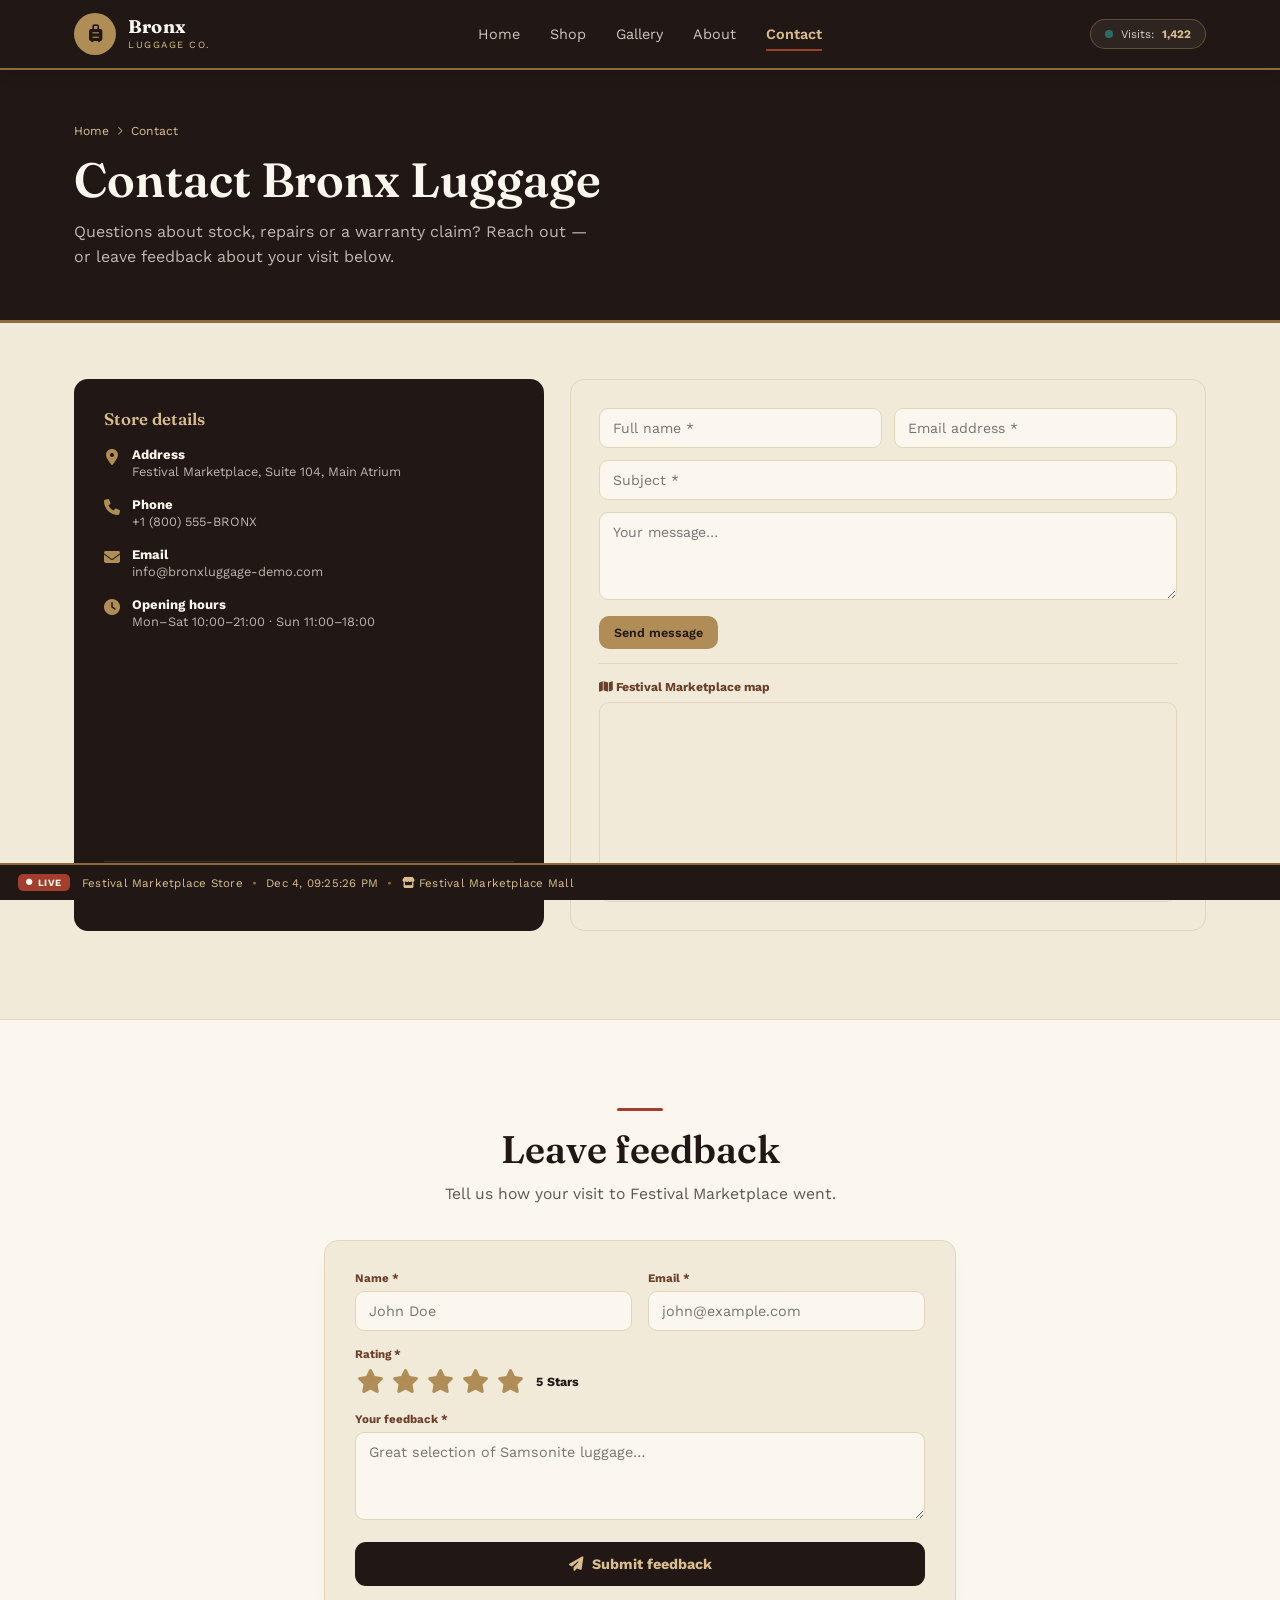
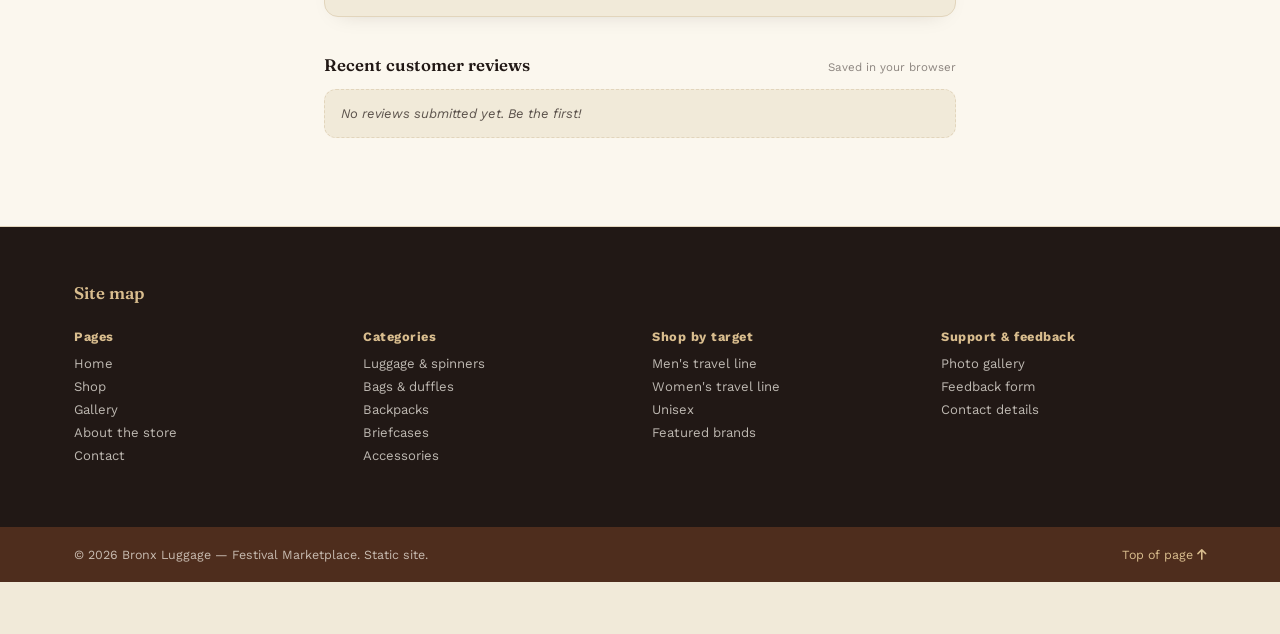
<file: contact.html>
<!DOCTYPE html>
<html lang="en">
<head>
<meta charset="UTF-8">
<meta name="viewport" content="width=device-width, initial-scale=1.0">
<title>Contact & Feedback — Bronx Luggage</title>
<meta name="description" content="Contact Bronx Luggage at Festival Marketplace, find our opening hours and leave feedback about your visit.">
<link rel="icon" href="data:image/svg+xml,%3Csvg xmlns='http://www.w3.org/2000/svg' viewBox='0 0 100 100'%3E%3Ctext y='.9em' font-size='90'%3E%F0%9F%A7%B3%3C/text%3E%3C/svg%3E">

<link rel="preconnect" href="https://fonts.googleapis.com">
<link rel="preconnect" href="https://fonts.gstatic.com" crossorigin>
<link href="https://fonts.googleapis.com/css2?family=Fraunces:opsz,wght@9..144,400;9..144,500;9..144,600;9..144,700&family=Work+Sans:wght@400;500;600;700&display=swap" rel="stylesheet">
<link rel="stylesheet" href="https://cdnjs.cloudflare.com/ajax/libs/font-awesome/6.4.0/css/all.min.css">
<link rel="stylesheet" href="css/style.css">
<script src="js/script.js"></script>
</head>
<body data-page="contact">
<a class="skip-link" href="#main">Skip to content</a>

<!-- HEADER -->
<header class="site-header">
  <div class="wrap nav-row">
    <a href="index.html" class="brand" aria-label="Bronx Luggage home">
      <span class="brand-mark"><i class="fa-solid fa-suitcase-rolling"></i></span>
      <span>
        <span class="brand-name">Bronx</span>
        <span class="brand-sub">LUGGAGE CO.</span>
      </span>
    </a>

    <nav class="primary" aria-label="Main navigation">
      <a href="index.html" class="nav-item">Home</a>
      <a href="shop.html" class="nav-item">Shop</a>
      <a href="gallery.html" class="nav-item">Gallery</a>
      <a href="about.html" class="nav-item">About</a>
      <a href="contact.html" class="nav-item is-active" aria-current="page">Contact</a>
    </nav>

    <div class="nav-right">
      <div class="visits-pill">
        <span class="dot-ping"></span>
        <span>Visits:</span>
        <strong data-visitor-count>1,420</strong>
      </div>
      <button type="button" class="menu-toggle" id="mobile-toggle-btn" aria-label="Toggle navigation" aria-expanded="false" aria-controls="mobile-menu"><i class="fa-solid fa-bars" id="menu-icon"></i></button>
    </div>
  </div>

  <div class="mobile-menu" id="mobile-menu">
    <a href="index.html" class="">Home</a>
    <a href="shop.html" class="">Shop</a>
    <a href="gallery.html" class="">Gallery</a>
    <a href="about.html" class="">About</a>
    <a href="contact.html" class=" is-active" aria-current="page">Contact</a>
    <div class="mobile-visits">
      <span>Simulated visitor count</span>
      <strong data-visitor-count>1,420</strong>
    </div>
  </div>
</header>

<main id="main">

  <section class="page-hero">
    <div class="wrap">
      <nav class="breadcrumb" aria-label="Breadcrumb">
        <a href="index.html">Home</a> <i class="fa-solid fa-chevron-right"></i> <span>Contact</span>
      </nav>
      <h1>Contact Bronx Luggage</h1>
      <p>Questions about stock, repairs or a warranty claim? Reach out — or leave feedback about your visit below.</p>
    </div>
  </section>

  <section id="contact" class="section" style="padding-top:56px;">
    <div class="wrap">
      <div class="contact-grid">
        <div class="contact-info">
          <div>
            <h3>Store details</h3>
            <div class="info-row"><i class="fa-solid fa-location-dot"></i><div><p>Address</p><p>Festival Marketplace, Suite 104, Main Atrium</p></div></div>
            <div class="info-row"><i class="fa-solid fa-phone"></i><div><p>Phone</p><p>+1 (800) 555-BRONX</p></div></div>
            <div class="info-row"><i class="fa-solid fa-envelope"></i><div><p>Email</p><p>info@bronxluggage-demo.com</p></div></div>
            <div class="info-row"><i class="fa-solid fa-clock"></i><div><p>Opening hours</p><p>Mon–Sat 10:00–21:00 · Sun 11:00–18:00</p></div></div>
          </div>
          <div class="social-row">
            <a href="#" aria-label="Facebook"><i class="fa-brands fa-facebook"></i></a>
            <a href="#" aria-label="Instagram"><i class="fa-brands fa-instagram"></i></a>
            <a href="#" aria-label="X (Twitter)"><i class="fa-brands fa-x-twitter"></i></a>
          </div>
        </div>

        <div class="contact-form-card">
          <form id="contact-form">
            <div class="contact-grid-2">
              <input type="text" required placeholder="Full name *" aria-label="Full name">
              <input type="email" required placeholder="Email address *" aria-label="Email address">
            </div>
            <input type="text" required placeholder="Subject *" aria-label="Subject">
            <textarea rows="4" required placeholder="Your message…" aria-label="Your message"></textarea>
            <button type="submit" class="btn btn-brass btn-sm">Send message</button>
          </form>

          <div class="map-box">
            <p><i class="fa-solid fa-map"></i> Festival Marketplace map</p>
            <div class="map-frame">
              <iframe title="Store map location" src="https://maps.google.com/maps?q=Festival%20Marketplace&amp;t=&amp;z=13&amp;ie=UTF8&amp;iwloc=&amp;output=embed" loading="lazy" referrerpolicy="no-referrer-when-downgrade"></iframe>
            </div>
          </div>
        </div>
      </div>
    </div>
  </section>

  <section id="feedback" class="section section-white">
    <div class="wrap feedback-shell">
      <div class="section-head" style="margin:0 auto 34px; text-align:center;" data-reveal>
        <div class="rule" style="margin-left:auto; margin-right:auto;"></div>
        <h2>Leave feedback</h2>
        <p>Tell us how your visit to Festival Marketplace went.</p>
      </div>

      <form id="feedback-form" class="form-card">
        <div class="form-row">
          <div>
            <label for="feedback-name">Name *</label>
            <input type="text" id="feedback-name" required placeholder="John Doe" maxlength="60">
          </div>
          <div>
            <label for="feedback-email">Email *</label>
            <input type="email" id="feedback-email" required placeholder="john@example.com">
          </div>
        </div>

        <span class="field-label">Rating *</span>
        <div class="star-select" id="feedback-star-selector">
          <button type="button" class="star-btn" data-value="1" aria-label="1 star"><i class="fa-solid fa-star"></i></button>
          <button type="button" class="star-btn" data-value="2" aria-label="2 stars"><i class="fa-solid fa-star"></i></button>
          <button type="button" class="star-btn" data-value="3" aria-label="3 stars"><i class="fa-solid fa-star"></i></button>
          <button type="button" class="star-btn" data-value="4" aria-label="4 stars"><i class="fa-solid fa-star"></i></button>
          <button type="button" class="star-btn" data-value="5" aria-label="5 stars"><i class="fa-solid fa-star"></i></button>
          <span class="lbl" id="feedback-star-label">5 Stars</span>
        </div>

        <label for="feedback-msg">Your feedback *</label>
        <textarea id="feedback-msg" rows="4" required maxlength="600" placeholder="Great selection of Samsonite luggage…" style="margin-bottom:18px;"></textarea>

        <button type="submit" class="submit-btn"><i class="fa-solid fa-paper-plane"></i> Submit feedback</button>
      </form>

      <div class="reviews-head">
        <h3>Recent customer reviews</h3>
        <span>Saved in your browser</span>
      </div>
      <div id="reviews-list"></div>
    </div>
  </section>

</main>

<!-- FOOTER + SITE MAP -->
<section class="footer-sitemap" id="sitemap" aria-label="Site map">
  <div class="wrap">
    <h3>Site map</h3>
    <div class="sitemap-grid">
      <div>
        <h4>Pages</h4>
        <ul>
          <li><a href="index.html">Home</a></li>
          <li><a href="shop.html">Shop</a></li>
          <li><a href="gallery.html">Gallery</a></li>
          <li><a href="about.html">About the store</a></li>
          <li><a href="contact.html">Contact</a></li>
        </ul>
      </div>
      <div>
        <h4>Categories</h4>
        <ul>
          <li><a href="shop.html?category=Luggage">Luggage &amp; spinners</a></li>
          <li><a href="shop.html?category=Bags">Bags &amp; duffles</a></li>
          <li><a href="shop.html?category=Backpacks">Backpacks</a></li>
          <li><a href="shop.html?category=Briefcases">Briefcases</a></li>
          <li><a href="shop.html?category=Accessories">Accessories</a></li>
        </ul>
      </div>
      <div>
        <h4>Shop by target</h4>
        <ul>
          <li><a href="shop.html?gender=Men">Men's travel line</a></li>
          <li><a href="shop.html?gender=Women">Women's travel line</a></li>
          <li><a href="shop.html?gender=Unisex">Unisex</a></li>
          <li><a href="index.html#brands">Featured brands</a></li>
        </ul>
      </div>
      <div>
        <h4>Support &amp; feedback</h4>
        <ul>
          <li><a href="gallery.html">Photo gallery</a></li>
          <li><a href="contact.html#feedback">Feedback form</a></li>
          <li><a href="contact.html#contact">Contact details</a></li>
        </ul>
      </div>
    </div>
  </div>
</section>

<footer class="site-footer-bar">
  <div class="wrap foot-row">
    <p>&copy; 2026 Bronx Luggage &mdash; Festival Marketplace. Static site.</p>
    <a href="#main">Top of page <i class="fa-solid fa-arrow-up"></i></a>
  </div>
</footer>

<!-- TICKER -->
<div class="ticker">
  <div class="ticker-left">
    <span class="live-chip"><i class="fa-solid fa-circle"></i> LIVE</span>
    <span class="ticker-text">
      Festival Marketplace Store<span class="sep">&bull;</span><span id="ticker-clock">Updating time…</span><span class="sep">&bull;</span><span id="ticker-geo"><i class="fa-solid fa-location-crosshairs"></i> Detecting location…</span>
    </span>
  </div>

</div>

<!-- TOAST -->
<div id="toast" class="toast hidden" role="status" aria-live="polite">
  <i class="fa-solid fa-circle-check"></i>
  <span id="toast-message">Notification message</span>
</div>

</body>
</html>
</file>
<file: css/style.css>
/* =====================================================
   Bronx Luggage — shared stylesheet (all pages)
   ===================================================== */

/* ============ TOKENS ============ */
:root{
  --ink:#211815;
  --ink-70:rgba(33,24,21,.72);
  --ink-30:rgba(33,24,21,.3);
  --leather:#6B3F2A;
  --leather-dark:#4E2D1D;
  --brass:#B08D57;
  --brass-dark:#8F6A3D;
  --brass-light:#D9BD8E;
  --paper:#F1EAD9;
  --paper-white:#FBF7EE;
  --teal:#1F4E4A;
  --teal-light:#2F6B65;
  --rust:#A23E2D;
  --line:#E2D5BC;
  --star-empty:#DDD1B8;
  --radius:14px;
  --shadow:0 14px 30px -14px rgba(33,24,21,.35);
}
*,*::before,*::after{box-sizing:border-box;}
html{scroll-behavior:smooth; scroll-padding-top:96px;}
@media (prefers-reduced-motion:reduce){
  html{scroll-behavior:auto;}
  *,*::before,*::after{animation-duration:.001ms !important; animation-iteration-count:1 !important; transition-duration:.001ms !important;}
  .js [data-reveal]{opacity:1; transform:none;}
}
body{
  margin:0;
  font-family:'Work Sans',system-ui,-apple-system,'Segoe UI',Arial,sans-serif;
  background:var(--paper);
  color:var(--ink);
  padding-bottom:52px; /* room for fixed ticker */
  -webkit-font-smoothing:antialiased;
}
body.no-scroll{overflow:hidden;}
h1,h2,h3,h4{font-family:'Fraunces',Georgia,serif; margin:0; color:var(--ink); font-weight:600;}
p{margin:0;}
a{color:inherit; text-decoration:none;}
img{max-width:100%; display:block;}
button{font-family:inherit; cursor:pointer;}
ul{margin:0; padding:0;}
.hidden{display:none !important;}
.wrap{max-width:1180px; margin:0 auto; padding:0 24px;}
::selection{background:var(--brass); color:var(--ink);}
::-webkit-scrollbar{width:9px;}
::-webkit-scrollbar-track{background:var(--paper);}
::-webkit-scrollbar-thumb{background:var(--leather); border-radius:6px;}
a:focus-visible,button:focus-visible,input:focus-visible,select:focus-visible,textarea:focus-visible{
  outline:2px solid var(--brass); outline-offset:2px;
}
.skip-link{position:absolute; left:-9999px; top:8px; background:var(--brass); color:var(--ink); padding:8px 14px; border-radius:8px; z-index:5000; font-weight:600; font-size:.85rem;}
.skip-link:focus{left:12px;}

/* ============ SECTION RHYTHM ============ */
.section{padding:88px 0;}
.section-dark{background:var(--ink); color:var(--paper-white);}
.section-dark h2,.section-dark h3,.section-dark h4{color:var(--paper-white);}
.section-white{background:var(--paper-white); border-top:1px solid var(--line); border-bottom:1px solid var(--line);}
.section-head{max-width:560px; margin-bottom:44px;}
.section-head h2{font-size:clamp(1.7rem,3vw,2.4rem); line-height:1.15;}
.section-head p{color:var(--ink-70); margin-top:10px; font-size:.98rem; line-height:1.6;}
.section-dark .section-head p{color:rgba(251,247,238,.68);}
.head-row{display:flex; flex-wrap:wrap; justify-content:space-between; align-items:flex-end; gap:16px; margin-bottom:44px;}
.head-row .section-head{margin-bottom:0;}
.text-link{font-size:.86rem; font-weight:700; color:var(--rust); display:inline-flex; align-items:center; gap:8px;}
.text-link:hover{color:var(--leather-dark);}
.rule{width:46px; height:3px; background:var(--rust); border-radius:2px; margin-bottom:16px;}

/* reveal-on-scroll (only active when JS is running) */
.js [data-reveal]{opacity:0; transform:translateY(16px); transition:opacity .6s ease, transform .6s ease;}
.js [data-reveal].is-visible{opacity:1; transform:translateY(0);}

/* ============ BUTTONS ============ */
.btn{
  display:inline-flex; align-items:center; gap:9px;
  padding:13px 24px; border-radius:999px; font-weight:600; font-size:.9rem;
  border:1px solid transparent; transition:transform .18s ease, background .18s ease, box-shadow .18s ease;
}
.btn-brass{background:var(--brass); color:var(--ink);}
.btn-brass:hover{background:var(--brass-dark); transform:translateY(-2px); box-shadow:0 10px 20px -10px rgba(176,141,87,.6);}
.btn-outline{background:transparent; border-color:rgba(251,247,238,.35); color:var(--paper-white);}
.btn-outline:hover{background:rgba(251,247,238,.1); transform:translateY(-2px);}
.btn-ink{background:var(--ink); color:var(--brass-light);}
.btn-ink:hover{background:var(--leather-dark); transform:translateY(-2px);}
.btn-sm{padding:8px 14px; font-size:.78rem; border-radius:10px;}
button.btn{border:1px solid transparent;}

/* ============ HEADER ============ */
header.site-header{position:sticky; top:0; z-index:50; background:var(--ink); border-bottom:2px solid var(--brass-dark); box-shadow:0 2px 14px rgba(0,0,0,.15);}
.nav-row{display:flex; align-items:center; justify-content:space-between; height:68px;}
.brand{display:flex; align-items:center; gap:12px;}
.brand-mark{width:42px; height:42px; border-radius:50%; background:var(--brass); color:var(--ink); display:flex; align-items:center; justify-content:center; font-size:1.1rem; flex:none;}
.brand-name{font-family:'Fraunces',Georgia,serif; font-weight:700; font-size:1.15rem; color:var(--paper-white); letter-spacing:.2px; line-height:1; display:block;}
.brand-sub{display:block; font-size:.6rem; letter-spacing:.16em; color:var(--brass-light); margin-top:3px;}
nav.primary{display:none;}
@media(min-width:900px){nav.primary{display:flex; gap:30px; font-size:.9rem;}}
.nav-item{position:relative; color:rgba(251,247,238,.78); padding:6px 0;}
.nav-item::after{content:'';position:absolute; left:0; bottom:-3px; height:2px; width:0; background:var(--rust); transition:width .22s ease;}
.nav-item:hover{color:var(--paper-white);}
.nav-item:hover::after,.nav-item.is-active::after{width:100%;}
.nav-item.is-active{color:var(--brass-light); font-weight:600;}
.nav-right{display:flex; align-items:center; gap:14px;}
.visits-pill{display:none; align-items:center; gap:8px; background:rgba(251,247,238,.06); border:1px solid rgba(176,141,87,.4); padding:7px 14px; border-radius:999px; font-size:.72rem; color:rgba(251,247,238,.8);}
@media(min-width:640px){.visits-pill{display:flex;}}
.visits-pill strong{color:var(--brass-light);}
.dot-ping{position:relative; width:8px; height:8px; display:inline-block;}
.dot-ping::before{content:'';position:absolute; inset:0; border-radius:50%; background:var(--teal-light); animation:ping 1.8s cubic-bezier(0,0,.2,1) infinite;}
.dot-ping::after{content:'';position:absolute; inset:2px; border-radius:50%; background:var(--teal-light);}
@keyframes ping{75%,100%{transform:scale(2.4); opacity:0;}}
.menu-toggle{display:flex; background:none; border:none; color:var(--paper-white); font-size:1.4rem; padding:6px;}
@media(min-width:900px){.menu-toggle{display:none;}}
.mobile-menu{display:none; background:var(--leather-dark); border-top:1px solid rgba(176,141,87,.3);}
.mobile-menu.open{display:block;}
@media(min-width:900px){.mobile-menu.open{display:none;}}
.mobile-menu a{display:block; padding:13px 24px; color:var(--paper-white); font-size:.92rem; border-bottom:1px solid rgba(255,255,255,.06);}
.mobile-menu a:hover{background:rgba(0,0,0,.15); color:var(--brass-light);}
.mobile-menu a.is-active{color:var(--brass-light); font-weight:600; background:rgba(0,0,0,.18);}
.mobile-visits{display:flex; justify-content:space-between; padding:12px 24px; font-size:.75rem; color:rgba(251,247,238,.65);}
.mobile-visits strong{color:var(--brass-light);}

/* ============ PAGE HERO (inner pages) ============ */
.page-hero{background:var(--ink); color:var(--paper-white); padding:54px 0 50px; border-bottom:3px solid var(--brass-dark);}
.page-hero h1{color:var(--paper-white); font-size:clamp(2rem,4.5vw,3rem); line-height:1.1;}
.page-hero p{margin-top:12px; color:rgba(251,247,238,.72); font-size:1rem; line-height:1.6; max-width:52ch;}
.breadcrumb{display:flex; flex-wrap:wrap; align-items:center; gap:8px; font-size:.76rem; color:var(--brass-light); margin-bottom:16px;}
.breadcrumb a:hover{color:var(--paper-white);}
.breadcrumb i{font-size:.55rem; opacity:.7;}

/* ============ HOME HERO ============ */
.hero{background:linear-gradient(180deg, var(--paper-white), var(--paper)); padding:50px 0 60px; overflow:hidden;}
.hero-grid{display:grid; grid-template-columns:1fr; gap:52px; align-items:center;}
@media(min-width:960px){.hero-grid{grid-template-columns:1.1fr .9fr;}}
.hero h1{font-size:clamp(2.3rem,5vw,3.4rem); line-height:1.08; letter-spacing:-.5px;}
.hero h1 em{font-style:normal; color:var(--rust);}
.hero p.lede{margin-top:18px; font-size:1.05rem; line-height:1.6; color:var(--ink-70); max-width:46ch;}
.hero-ctas{display:flex; flex-wrap:wrap; gap:14px; margin-top:30px;}
.quicklinks{display:grid; grid-template-columns:repeat(2,1fr); gap:12px; margin-top:44px; max-width:480px;}
@media(min-width:560px){.quicklinks{grid-template-columns:repeat(4,1fr); max-width:none;}}
.quicklink{display:block; background:var(--paper-white); border:1px solid var(--line); border-radius:12px; padding:14px 12px; text-align:left; transition:border-color .18s ease, transform .18s ease;}
.quicklink:hover{border-color:var(--brass); transform:translateY(-3px);}
.quicklink i{color:var(--rust); font-size:1.15rem;}
.quicklink h4{font-size:.85rem; margin-top:9px; font-family:'Work Sans',system-ui,sans-serif; font-weight:600;}
.quicklink span{font-size:.72rem; color:var(--ink-70); display:block; margin-top:2px;}

/* luggage tag illustration */
.tag-stage{position:relative; display:flex; justify-content:center; align-items:center; min-height:300px;}
.tag-string{position:absolute; top:-18px; left:50%; width:2px; height:70px; background:var(--brass-dark);}
.tag{
  width:270px; padding:30px 26px 26px 46px;
  background:var(--paper-white); border:1.5px solid var(--brass-dark);
  border-radius:6px; position:relative; transform:rotate(-6deg);
  box-shadow:var(--shadow); animation:swing 6s ease-in-out infinite;
  clip-path:polygon(9% 0,100% 0,100% 100%,9% 100%,0 50%);
  transform-origin:top center;
}
@keyframes swing{0%,100%{transform:rotate(-6deg);}50%{transform:rotate(-2deg);}}
.tag-hole{position:absolute; left:24px; top:50%; transform:translateY(-50%); width:14px; height:14px; border-radius:50%; background:var(--paper); border:2px solid var(--brass-dark);}
.tag-eyebrow{font-size:.62rem; letter-spacing:.14em; color:var(--rust); font-weight:600; display:block;}
.tag h3{font-size:1.5rem; margin-top:6px; line-height:1;}
.tag .tag-line2{font-size:.72rem; color:var(--ink-70); margin-top:5px; display:block;}
.tag-stamp{margin-top:16px; display:inline-flex; align-items:center; gap:6px; border:1.5px dashed var(--rust); color:var(--rust); border-radius:999px; padding:5px 10px; font-size:.62rem; font-weight:600; letter-spacing:.05em;}

/* ============ FILTER PANEL ============ */
.filter-card{background:var(--paper-white); border:1px solid var(--line); border-radius:var(--radius); padding:26px; margin-bottom:22px; box-shadow:0 8px 22px -16px rgba(33,24,21,.25);}
.filter-grid{display:grid; grid-template-columns:1fr; gap:18px;}
@media(min-width:680px){.filter-grid{grid-template-columns:repeat(2,1fr);}}
@media(min-width:1000px){.filter-grid{grid-template-columns:repeat(4,1fr);}}
.field label{display:block; font-size:.72rem; font-weight:600; color:var(--ink-70); margin-bottom:7px;}
.field .input-wrap{position:relative;}
.field input[type="text"],.field select{
  width:100%; padding:10px 12px; border:1px solid var(--line); border-radius:9px;
  background-color:var(--paper); font-size:.88rem; color:var(--ink); font-family:inherit;
  appearance:none; -webkit-appearance:none;
}
.field input[type="text"]{padding-left:34px;}
.field .input-wrap i{position:absolute; left:11px; top:50%; transform:translateY(-50%); color:var(--ink-30); font-size:.85rem; pointer-events:none;}
.field select{background-image:url("data:image/svg+xml;utf8,<svg xmlns='http://www.w3.org/2000/svg' width='12' height='8'><path d='M1 1l5 5 5-5' stroke='%236B3F2A' stroke-width='1.6' fill='none'/></svg>"); background-repeat:no-repeat; background-position:right 12px center; padding-right:34px;}
.field input:focus,.field select:focus{border-color:var(--brass);}
.price-head{display:flex; justify-content:space-between; align-items:center; margin-bottom:7px;}
.price-head label{margin:0 !important;}
.price-head span{font-weight:700; color:var(--rust); font-size:.82rem;}
input[type="range"]{-webkit-appearance:none; appearance:none; width:100%; height:4px; border-radius:2px; background:var(--line); margin-top:12px; padding:0;}
input[type="range"]::-webkit-slider-thumb{-webkit-appearance:none; width:17px; height:17px; border-radius:50%; background:var(--brass); border:2px solid var(--paper-white); box-shadow:0 0 0 1px var(--brass-dark); cursor:pointer;}
input[type="range"]::-moz-range-thumb{width:17px; height:17px; border-radius:50%; background:var(--brass); border:2px solid var(--paper-white); box-shadow:0 0 0 1px var(--brass-dark); cursor:pointer;}

.filter-bottom{display:flex; flex-wrap:wrap; justify-content:space-between; align-items:center; gap:14px; padding-top:20px; margin-top:20px; border-top:1px solid var(--line);}
.gender-group{display:flex; flex-wrap:wrap; gap:8px; align-items:center;}
.gender-group .group-label{font-size:.72rem; font-weight:600; color:var(--ink-70); margin-right:4px;}
.gender-tab{padding:6px 15px; font-size:.76rem; font-weight:600; border-radius:999px; border:1px solid var(--line); background:transparent; color:var(--ink-70); transition:.18s ease;}
.gender-tab.is-active{background:var(--ink); color:var(--brass-light); border-color:var(--ink);}
.gender-tab:not(.is-active):hover{border-color:var(--brass);}
.reset-link{font-size:.78rem; color:var(--ink-70); font-weight:600; background:none; border:none; padding:4px;}
.reset-link:hover{color:var(--rust);}
.result-count{font-size:.8rem; color:var(--ink-70); margin-bottom:20px; font-weight:500;}

/* ============ PRODUCT GRID ============ */
.product-grid{display:grid; grid-template-columns:1fr; gap:24px;}
@media(min-width:640px){.product-grid{grid-template-columns:repeat(2,1fr);}}
@media(min-width:980px){.product-grid{grid-template-columns:repeat(3,1fr);}}
@media(min-width:1240px){.product-grid{grid-template-columns:repeat(4,1fr);}}
.card{background:var(--paper-white); border:1px solid var(--line); border-radius:var(--radius); overflow:hidden; display:flex; flex-direction:column; transition:transform .2s ease, box-shadow .2s ease;}
.card:hover{transform:translateY(-5px); box-shadow:0 18px 32px -18px rgba(33,24,21,.35);}
.card-media{position:relative; height:190px; background:var(--paper); overflow:hidden;}
.card-media img{width:100%; height:100%; object-fit:cover;}
.stamp-badge{position:absolute; top:10px; left:10px; background:var(--paper-white); border:1.5px dashed var(--rust); color:var(--rust); font-size:.6rem; font-weight:700; letter-spacing:.03em; padding:4px 8px; border-radius:999px; transform:rotate(-6deg);}
.card-body{padding:16px 16px 6px; flex:1;}
.card-top{display:flex; justify-content:space-between; gap:8px; font-size:.68rem; margin-bottom:5px;}
.card-brand{color:var(--rust); font-weight:700;}
.card-cat{color:var(--ink-70); opacity:.7;}
.card h3{font-size:.98rem; font-family:'Work Sans',system-ui,sans-serif; font-weight:600; line-height:1.3;}
.card .specs{font-size:.78rem; color:var(--ink-70); margin-top:6px; line-height:1.45; display:-webkit-box; -webkit-line-clamp:2; line-clamp:2; -webkit-box-orient:vertical; overflow:hidden;}
.stars{color:var(--brass); font-size:.78rem; display:flex; gap:2px; align-items:center;}
.stars i.is-empty{color:var(--star-empty);}
.stars span{color:var(--ink-70); font-size:.68rem; margin-left:4px; font-weight:600;}
.rating-row{margin-top:12px;}
.card-foot{display:flex; align-items:center; justify-content:space-between; padding:12px 16px 16px; border-top:1px solid var(--line); margin-top:10px;}
.price{font-family:'Fraunces',Georgia,serif; font-weight:700; font-size:1.15rem; color:var(--ink);}
.qv-btn{display:inline-block; background:var(--paper); border:1px solid var(--line); color:var(--ink); font-weight:600; font-size:.74rem; padding:7px 13px; border-radius:9px; transition:.18s ease;}
.qv-btn:hover{background:var(--ink); color:var(--brass-light); border-color:var(--ink);}
.no-results{text-align:center; padding:60px 20px; background:var(--paper-white); border:1.5px dashed var(--line); border-radius:var(--radius);}
.no-results i{font-size:2.2rem; color:var(--ink-30); margin-bottom:12px;}
.no-results p{font-size:.82rem; color:var(--ink-70); margin-top:6px;}

/* ============ MEN / WOMEN ============ */
.mw-grid{display:grid; grid-template-columns:1fr; gap:26px;}
@media(min-width:820px){.mw-grid{grid-template-columns:1fr 1fr;}}
.mw-card{position:relative; height:300px; border-radius:var(--radius); overflow:hidden; display:flex; align-items:flex-end; padding:28px; background:var(--ink);}
.mw-card img{position:absolute; inset:0; width:100%; height:100%; object-fit:cover; opacity:.42; transition:transform .5s ease;}
.mw-card:hover img{transform:scale(1.06);}
.mw-card::after{content:'';position:absolute; inset:0; background:linear-gradient(0deg, rgba(33,24,21,.85), rgba(33,24,21,.15));}
.mw-content{position:relative; z-index:2; color:var(--paper-white);}
.mw-tag{display:inline-block; font-size:.63rem; font-weight:700; letter-spacing:.06em; padding:5px 11px; border-radius:6px; margin-bottom:10px;}
.mw-tag.men{background:var(--brass); color:var(--ink);}
.mw-tag.women{background:var(--teal-light); color:var(--paper-white);}
.mw-content h3{font-size:1.6rem; color:var(--paper-white);}
.mw-content p{font-size:.82rem; color:rgba(251,247,238,.8); margin-top:7px; max-width:34ch;}
.mw-link{margin-top:14px; display:inline-flex; align-items:center; gap:8px; font-size:.8rem; font-weight:700; color:var(--brass-light);}
.mw-link:hover{color:var(--paper-white);}

/* ============ BRANDS ============ */
.brand-grid{display:grid; grid-template-columns:repeat(2,1fr); gap:14px;}
@media(min-width:700px){.brand-grid{grid-template-columns:repeat(3,1fr);}}
@media(min-width:1000px){.brand-grid{grid-template-columns:repeat(6,1fr);}}
.brand-plaque{display:block; background:var(--paper-white); border:1px solid var(--line); border-radius:12px; padding:20px 12px; text-align:center; transition:.2s ease;}
.section-white .brand-plaque{background:var(--paper);}
.brand-plaque:hover{border-color:var(--brass); transform:translateY(-3px);}
.brand-plaque i{color:var(--rust); font-size:1.3rem;}
.brand-plaque h4{font-size:.82rem; margin-top:9px; font-family:'Work Sans',system-ui,sans-serif; font-weight:700;}
.brand-plaque p{font-size:.68rem; color:var(--ink-70); margin-top:4px;}

/* ============ CTA BAND ============ */
.cta-band{background:var(--leather-dark); color:var(--paper-white); padding:56px 0;}
.cta-inner{display:flex; flex-wrap:wrap; align-items:center; justify-content:space-between; gap:24px;}
.cta-band h2{color:var(--paper-white); font-size:clamp(1.4rem,2.6vw,2rem); line-height:1.2;}
.cta-band p{color:rgba(251,247,238,.75); margin-top:8px; font-size:.95rem; max-width:48ch;}
.cta-actions{display:flex; flex-wrap:wrap; gap:12px;}

/* ============ GALLERY ============ */
.gallery-grid{display:grid; grid-template-columns:1fr; gap:16px;}
@media(min-width:640px){.gallery-grid{grid-template-columns:repeat(2,1fr);}}
@media(min-width:980px){.gallery-grid{grid-template-columns:repeat(3,1fr);}}
.gallery-item{position:relative; display:block; width:100%; height:240px; padding:0; border-radius:12px; overflow:hidden; cursor:pointer; border:1px solid var(--line); background:var(--ink);}
.gallery-item img{width:100%; height:100%; object-fit:cover; transition:transform .4s ease;}
.gallery-item:hover img{transform:scale(1.07);}
.gallery-caption{position:absolute; inset:0; background:linear-gradient(0deg, rgba(33,24,21,.88), transparent 65%); display:flex; align-items:flex-end; padding:14px; opacity:0; transition:opacity .25s ease; text-align:left;}
.gallery-item:hover .gallery-caption,.gallery-item:focus-visible .gallery-caption{opacity:1;}
.gallery-caption span{font-size:.78rem; font-weight:600; color:var(--brass-light);}
@media(hover:none){.gallery-caption{opacity:1;}}

/* ============ ABOUT ============ */
.about-grid{display:grid; grid-template-columns:1fr; gap:48px; align-items:center;}
@media(min-width:920px){.about-grid{grid-template-columns:1fr 1fr;}}
.about-copy h2{font-size:clamp(1.7rem,3vw,2.4rem); line-height:1.15; margin-bottom:16px;}
.about-copy p{color:var(--ink-70); font-size:.96rem; line-height:1.7; margin-bottom:16px;}
.stat-row{display:grid; grid-template-columns:1fr 1fr; gap:14px; margin-top:22px; padding-top:22px; border-top:1px solid var(--line);}
.stat-box{background:var(--paper-white); border:1px solid var(--line); border-radius:12px; padding:16px;}
.stat-box strong{display:block; font-family:'Fraunces',Georgia,serif; font-size:1.5rem; color:var(--rust);}
.stat-box span{font-size:.72rem; color:var(--ink-70); font-weight:600;}
.about-photo{position:relative; border-radius:var(--radius); overflow:hidden; background:var(--ink);}
.about-photo img{height:380px; width:100%; object-fit:cover;}
.board-overlay{position:absolute; left:14px; right:14px; bottom:14px; background:var(--ink); color:var(--brass-light); border-radius:10px; padding:14px 16px; font-size:.76rem;}
.board-overlay .board-title{color:var(--brass); font-weight:700; margin-bottom:4px; display:flex; align-items:center; gap:7px;}
.board-overlay .hours{letter-spacing:.02em; color:rgba(251,247,238,.85);}
.feature-grid{display:grid; grid-template-columns:1fr; gap:20px;}
@media(min-width:760px){.feature-grid{grid-template-columns:repeat(3,1fr);}}
.feature{background:var(--paper); border:1px solid var(--line); border-radius:var(--radius); padding:26px;}
.feature i{color:var(--rust); font-size:1.4rem;}
.feature h3{font-size:1.1rem; margin-top:14px;}
.feature p{font-size:.88rem; color:var(--ink-70); line-height:1.6; margin-top:8px;}

/* ============ FEEDBACK ============ */
.feedback-shell{max-width:680px; margin:0 auto;}
.form-card{background:var(--paper-white); border:1px solid var(--line); border-radius:var(--radius); padding:30px; box-shadow:0 8px 22px -16px rgba(33,24,21,.25);}
.section-white .form-card{background:var(--paper);}
.form-row{display:grid; grid-template-columns:1fr; gap:16px; margin-bottom:16px;}
@media(min-width:560px){.form-row{grid-template-columns:1fr 1fr;}}
.form-card label,.form-card .field-label{display:block; font-size:.72rem; font-weight:700; color:var(--leather); margin-bottom:6px;}
.form-card input,.form-card textarea{width:100%; padding:11px 13px; border:1px solid var(--line); border-radius:9px; background:var(--paper-white); font-family:inherit; font-size:.9rem; color:var(--ink); resize:vertical;}
.section-white .form-card input,.section-white .form-card textarea{background:var(--paper-white);}
.form-card input:focus,.form-card textarea:focus{border-color:var(--brass);}
.star-select{display:flex; align-items:center; gap:4px; font-size:1.5rem; margin-bottom:16px;}
.star-btn{background:none; border:none; padding:2px; color:var(--brass); font-size:inherit; line-height:1; transition:transform .15s ease;}
.star-btn:hover{transform:scale(1.18);}
.star-btn.is-empty{color:var(--star-empty);}
.star-select .lbl{font-size:.78rem; font-weight:700; color:var(--ink); margin-left:6px;}
.submit-btn{width:100%; background:var(--ink); color:var(--brass-light); font-weight:700; padding:14px; border-radius:11px; font-size:.9rem; border:none; display:flex; align-items:center; justify-content:center; gap:9px; transition:.2s ease;}
.submit-btn:hover{background:var(--leather-dark);}
.reviews-head{display:flex; justify-content:space-between; align-items:baseline; margin:38px 0 14px;}
.reviews-head h3{font-size:1.05rem;}
.reviews-head span{font-size:.72rem; color:var(--ink-70); opacity:.7;}
.review-card{background:var(--paper); border:1px solid var(--line); border-left:3px solid var(--brass); border-radius:0 10px 10px 0; padding:14px 16px; margin-bottom:10px;}
.review-top{display:flex; justify-content:space-between; gap:10px; margin-bottom:4px;}
.review-top strong{font-size:.85rem;}
.review-top span{font-size:.72rem; color:var(--ink-70); opacity:.7;}
.review-stars{color:var(--brass); font-size:.68rem; margin-bottom:6px; display:flex; gap:2px;}
.review-stars i.is-empty{color:var(--star-empty);}
.review-msg{font-size:.85rem; color:var(--ink-70); line-height:1.5; overflow-wrap:anywhere;}
.review-empty{font-size:.82rem; font-style:italic; color:var(--ink-70); background:var(--paper); border:1px dashed var(--line); padding:16px; border-radius:12px;}

/* ============ CONTACT ============ */
.contact-grid{display:grid; grid-template-columns:1fr; gap:26px;}
@media(min-width:900px){.contact-grid{grid-template-columns:.85fr 1.15fr;}}
.contact-info{background:var(--ink); color:var(--paper-white); border-radius:var(--radius); padding:30px; display:flex; flex-direction:column; justify-content:space-between;}
.contact-info h3{color:var(--brass-light); font-size:1.05rem; margin-bottom:18px;}
.info-row{display:flex; gap:12px; margin-bottom:18px;}
.info-row i{color:var(--brass); margin-top:2px; width:16px; text-align:center;}
.info-row p:first-child{font-weight:700; font-size:.82rem;}
.info-row p:last-child{font-size:.8rem; color:rgba(251,247,238,.7); margin-top:2px; overflow-wrap:anywhere;}
.social-row{display:flex; gap:16px; padding-top:18px; margin-top:18px; border-top:1px solid rgba(255,255,255,.12); color:var(--brass);}
.social-row a{font-size:1.15rem;}
.social-row a:hover{color:var(--paper-white);}
.contact-form-card{background:var(--paper); border:1px solid var(--line); border-radius:var(--radius); padding:28px;}
.contact-form-card input,.contact-form-card textarea{width:100%; padding:11px 13px; margin-bottom:12px; border:1px solid var(--line); border-radius:9px; background:var(--paper-white); font-family:inherit; font-size:.88rem; color:var(--ink); resize:vertical;}
.contact-form-card input:focus,.contact-form-card textarea:focus{border-color:var(--brass);}
.contact-grid-2{display:grid; grid-template-columns:1fr; gap:0 12px;}
@media(min-width:560px){.contact-grid-2{grid-template-columns:1fr 1fr;}}
.map-box{margin-top:14px; padding-top:16px; border-top:1px solid var(--line);}
.map-box p{font-size:.76rem; font-weight:700; color:var(--leather); margin-bottom:8px;}
.map-frame{height:200px; border-radius:10px; overflow:hidden; border:1px solid var(--line);}
.map-frame iframe{width:100%; height:100%; border:0;}

/* ============ FOOTER + SITEMAP ============ */
.footer-sitemap{background:var(--ink); color:var(--paper-white); padding:56px 0;}
.footer-sitemap h3{color:var(--brass-light); font-size:1.05rem; margin-bottom:26px;}
.sitemap-grid{display:grid; grid-template-columns:repeat(2,1fr); gap:28px 24px; font-size:.82rem;}
@media(min-width:700px){.sitemap-grid{grid-template-columns:repeat(4,1fr);}}
.sitemap-grid h4{color:var(--brass-light); font-size:.8rem; letter-spacing:.04em; margin-bottom:12px; font-family:'Work Sans',system-ui,sans-serif; font-weight:700;}
.sitemap-grid li{list-style:none; margin-bottom:8px;}
.sitemap-grid a{color:rgba(251,247,238,.72);}
.sitemap-grid a:hover{color:var(--brass-light);}
footer.site-footer-bar{background:var(--leather-dark); color:rgba(251,247,238,.7); font-size:.78rem; padding:20px 0;}
.foot-row{display:flex; flex-direction:column; gap:8px; align-items:center; text-align:center;}
@media(min-width:640px){.foot-row{flex-direction:row; justify-content:space-between; text-align:left;}}
.foot-row a{color:var(--brass-light);}
.foot-row a:hover{color:var(--paper-white);}

/* ============ TICKER (departure board) ============ */
.ticker{position:fixed; left:0; right:0; bottom:0; z-index:999; background:var(--ink); border-top:2px solid var(--brass-dark); padding:9px 18px; display:flex; align-items:center; justify-content:space-between; gap:12px;}
.ticker-left{display:flex; align-items:center; gap:12px; overflow:hidden; white-space:nowrap; min-width:0;}
.live-chip{background:var(--rust); color:var(--paper-white); font-size:.6rem; font-weight:700; letter-spacing:.06em; padding:3px 8px; border-radius:5px; display:flex; align-items:center; gap:5px; flex:none;}
.live-chip i{font-size:.4rem; animation:blink 1.4s infinite;}
@keyframes blink{50%{opacity:.25;}}
.ticker-text{font-size:.72rem; color:var(--brass-light); letter-spacing:.02em; overflow:hidden; text-overflow:ellipsis; min-width:0;}
.ticker-text .sep{color:var(--brass-dark); margin:0 9px;}
.ticker-right{font-size:.65rem; color:rgba(251,247,238,.4); flex:none; display:none;}
@media(min-width:768px){.ticker-right{display:block;}}

/* ============ MODALS ============ */
.overlay{position:fixed; inset:0; z-index:2000; background:rgba(33,24,21,.72); display:flex; align-items:center; justify-content:center; padding:18px;}
.modal-box{background:var(--paper-white); border-radius:var(--radius); max-width:560px; width:100%; max-height:calc(100vh - 36px); overflow:auto; position:relative; box-shadow:0 30px 60px -20px rgba(0,0,0,.5);}
.modal-close{position:absolute; top:12px; right:12px; width:32px; height:32px; border-radius:50%; background:var(--paper); border:none; color:var(--ink); display:flex; align-items:center; justify-content:center; font-weight:700; z-index:2;}
.modal-close:hover{background:var(--brass); color:var(--ink);}
.modal-inner{padding:26px;}
.modal-flex{display:flex; flex-direction:column; gap:20px;}
@media(min-width:560px){.modal-flex{flex-direction:row;}}
.modal-flex img{width:100%; height:190px; object-fit:cover; border-radius:10px; background:var(--paper);}
@media(min-width:560px){.modal-flex img{width:50%; height:auto; min-height:220px;}}
.modal-col{flex:1; display:flex; flex-direction:column; justify-content:space-between;}
.modal-col .brand-tag{font-size:.72rem; font-weight:700; color:var(--rust);}
.modal-col h3{font-size:1.2rem; margin-top:5px; padding-right:30px;}
.modal-col .price{margin-top:6px; color:var(--teal);}
.modal-col .spec-line{font-size:.78rem; color:var(--ink-70); margin-top:9px; line-height:1.5;}
.modal-rate{margin-top:16px; padding-top:14px; border-top:1px solid var(--line);}
.modal-rate .rate-label{font-size:.72rem; font-weight:700; color:var(--leather); display:block;}
.modal-stars{display:flex; align-items:center; gap:5px; font-size:1.2rem; margin-top:6px;}
.modal-stars .rating-text{font-size:.78rem; font-weight:700; color:var(--ink); margin-left:8px;}
.modal-rate .hint{font-size:.68rem; color:var(--ink-70); opacity:.7; margin-top:4px;}

.overlay.lightbox{background:rgba(0,0,0,.92);}
.lightbox-close{position:absolute; top:20px; right:24px; color:var(--paper-white); font-size:1.6rem; background:none; border:none; z-index:3;}
.lightbox-close:hover{color:var(--brass-light);}
.lightbox-nav{position:absolute; top:50%; transform:translateY(-50%); width:46px; height:46px; border-radius:50%; background:rgba(251,247,238,.12); border:1px solid rgba(251,247,238,.25); color:var(--paper-white); font-size:1rem; display:flex; align-items:center; justify-content:center; z-index:3; transition:background .18s ease;}
.lightbox-nav:hover{background:rgba(251,247,238,.25);}
.lightbox-nav.prev{left:16px;}
.lightbox-nav.next{right:16px;}
.lightbox-body{text-align:center; max-width:760px; width:100%;}
.lightbox-body img{max-height:78vh; margin:0 auto; border-radius:10px;}
.lightbox-body p{color:var(--brass-light); font-size:.85rem; margin-top:12px; font-weight:600;}

.toast{position:fixed; top:96px; right:18px; z-index:3000; background:var(--ink); color:var(--paper-white); padding:13px 18px; border-radius:10px; border-left:4px solid var(--brass); display:flex; align-items:center; gap:10px; font-size:.82rem; box-shadow:0 14px 30px -10px rgba(0,0,0,.4); max-width:calc(100vw - 36px);}
.toast i{color:var(--brass);}

/* ============ SMALL SCREENS ============ */
@media(max-width:600px){
  .section{padding:64px 0;}
  .hero{padding:52px 0 44px;}
  .form-card,.contact-form-card,.contact-info{padding:22px;}
  .lightbox-nav{width:40px; height:40px;}
  .lightbox-nav.prev{left:8px;}
  .lightbox-nav.next{right:8px;}
}
</file>
